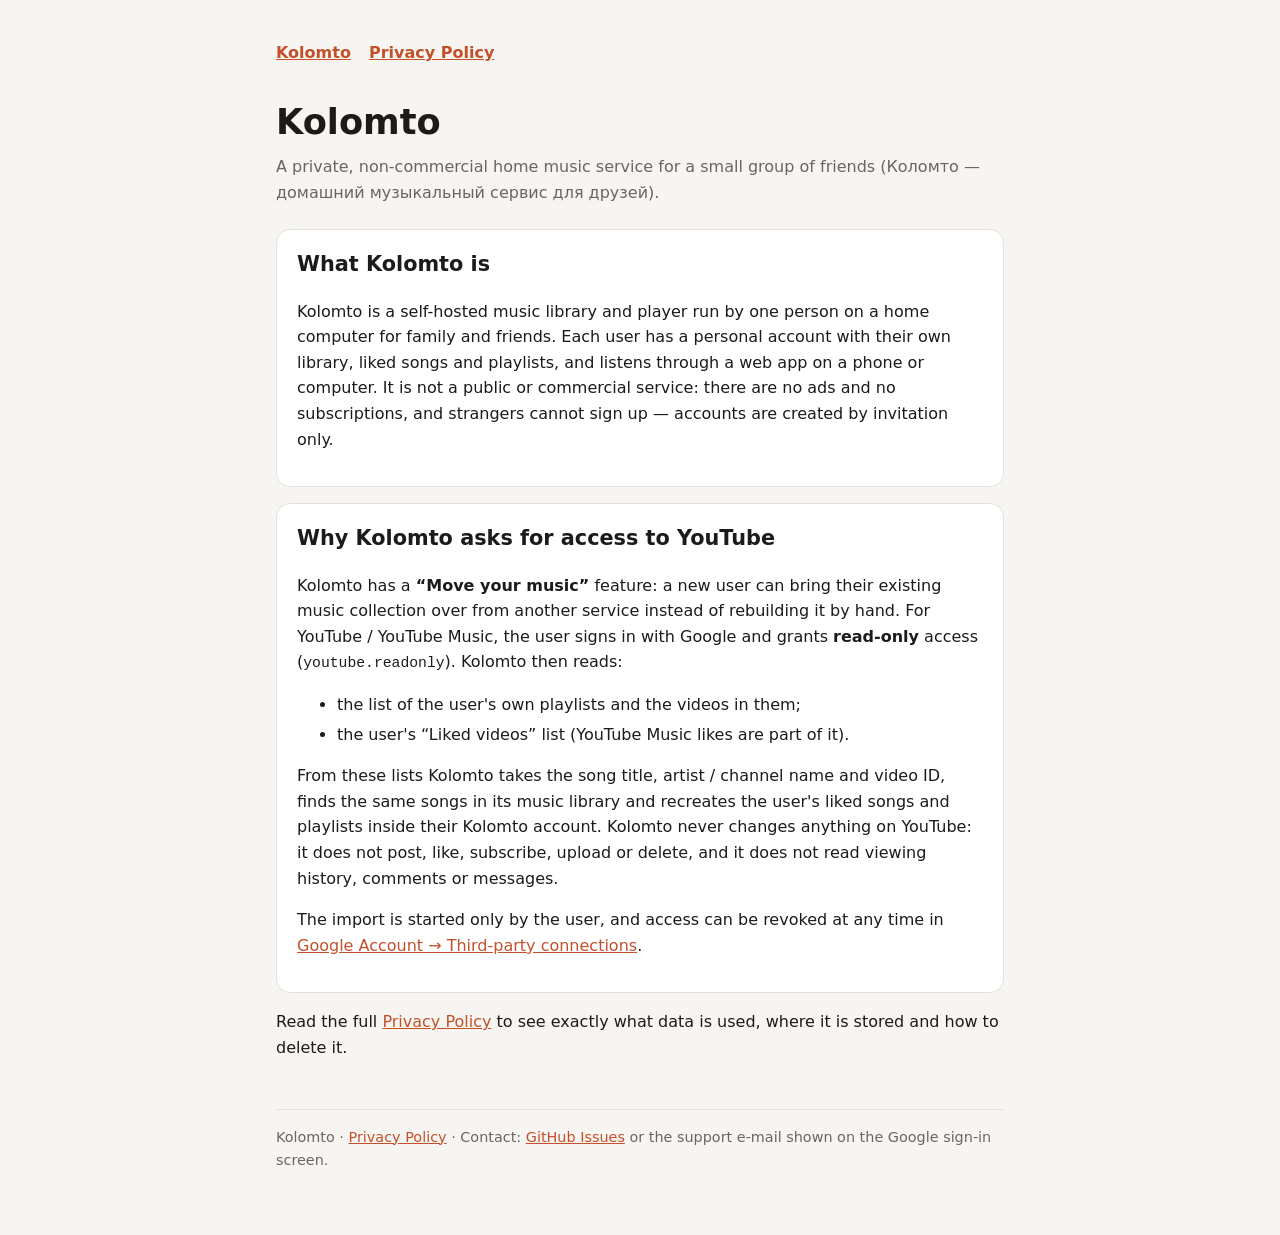
<file: index.html>
<!doctype html>
<html lang="en">
<head>
<meta charset="utf-8">
<meta name="viewport" content="width=device-width, initial-scale=1">
<title>Kolomto — private home music service</title>
<meta name="description" content="Kolomto is a private, non-commercial home music service for a small group of friends.">
<link rel="stylesheet" href="style.css">
</head>
<body>
<main>
<nav><a href="./">Kolomto</a><a href="privacy.html">Privacy Policy</a></nav>
<h1>Kolomto</h1>
<p class="sub">A private, non-commercial home music service for a small group of friends (Коломто — домашний музыкальный сервис для друзей).</p>

<div class="card">
<h2 style="margin-top:0">What Kolomto is</h2>
<p>Kolomto is a self-hosted music library and player run by one person on a home computer for family and friends. Each user has a personal account with their own library, liked songs and playlists, and listens through a web app on a phone or computer. It is not a public or commercial service: there are no ads and no subscriptions, and strangers cannot sign up — accounts are created by invitation only.</p>
</div>

<div class="card">
<h2 style="margin-top:0">Why Kolomto asks for access to YouTube</h2>
<p>Kolomto has a <b>“Move your music”</b> feature: a new user can bring their existing music collection over from another service instead of rebuilding it by hand. For YouTube / YouTube Music, the user signs in with Google and grants <b>read-only</b> access (<code>youtube.readonly</code>). Kolomto then reads:</p>
<ul>
<li>the list of the user's own playlists and the videos in them;</li>
<li>the user's “Liked videos” list (YouTube Music likes are part of it).</li>
</ul>
<p>From these lists Kolomto takes the song title, artist / channel name and video ID, finds the same songs in its music library and recreates the user's liked songs and playlists inside their Kolomto account. Kolomto never changes anything on YouTube: it does not post, like, subscribe, upload or delete, and it does not read viewing history, comments or messages.</p>
<p>The import is started only by the user, and access can be revoked at any time in <a href="https://myaccount.google.com/permissions">Google Account → Third-party connections</a>.</p>
</div>

<p>Read the full <a href="privacy.html">Privacy Policy</a> to see exactly what data is used, where it is stored and how to delete it.</p>

<footer>
Kolomto · <a href="privacy.html">Privacy Policy</a> · Contact: <a href="https://github.com/danciksaparbekov-arch/danciksaparbekov-arch.github.io/issues">GitHub Issues</a> or the support e-mail shown on the Google sign-in screen.
</footer>
</main>
</body>
</html>
</file>
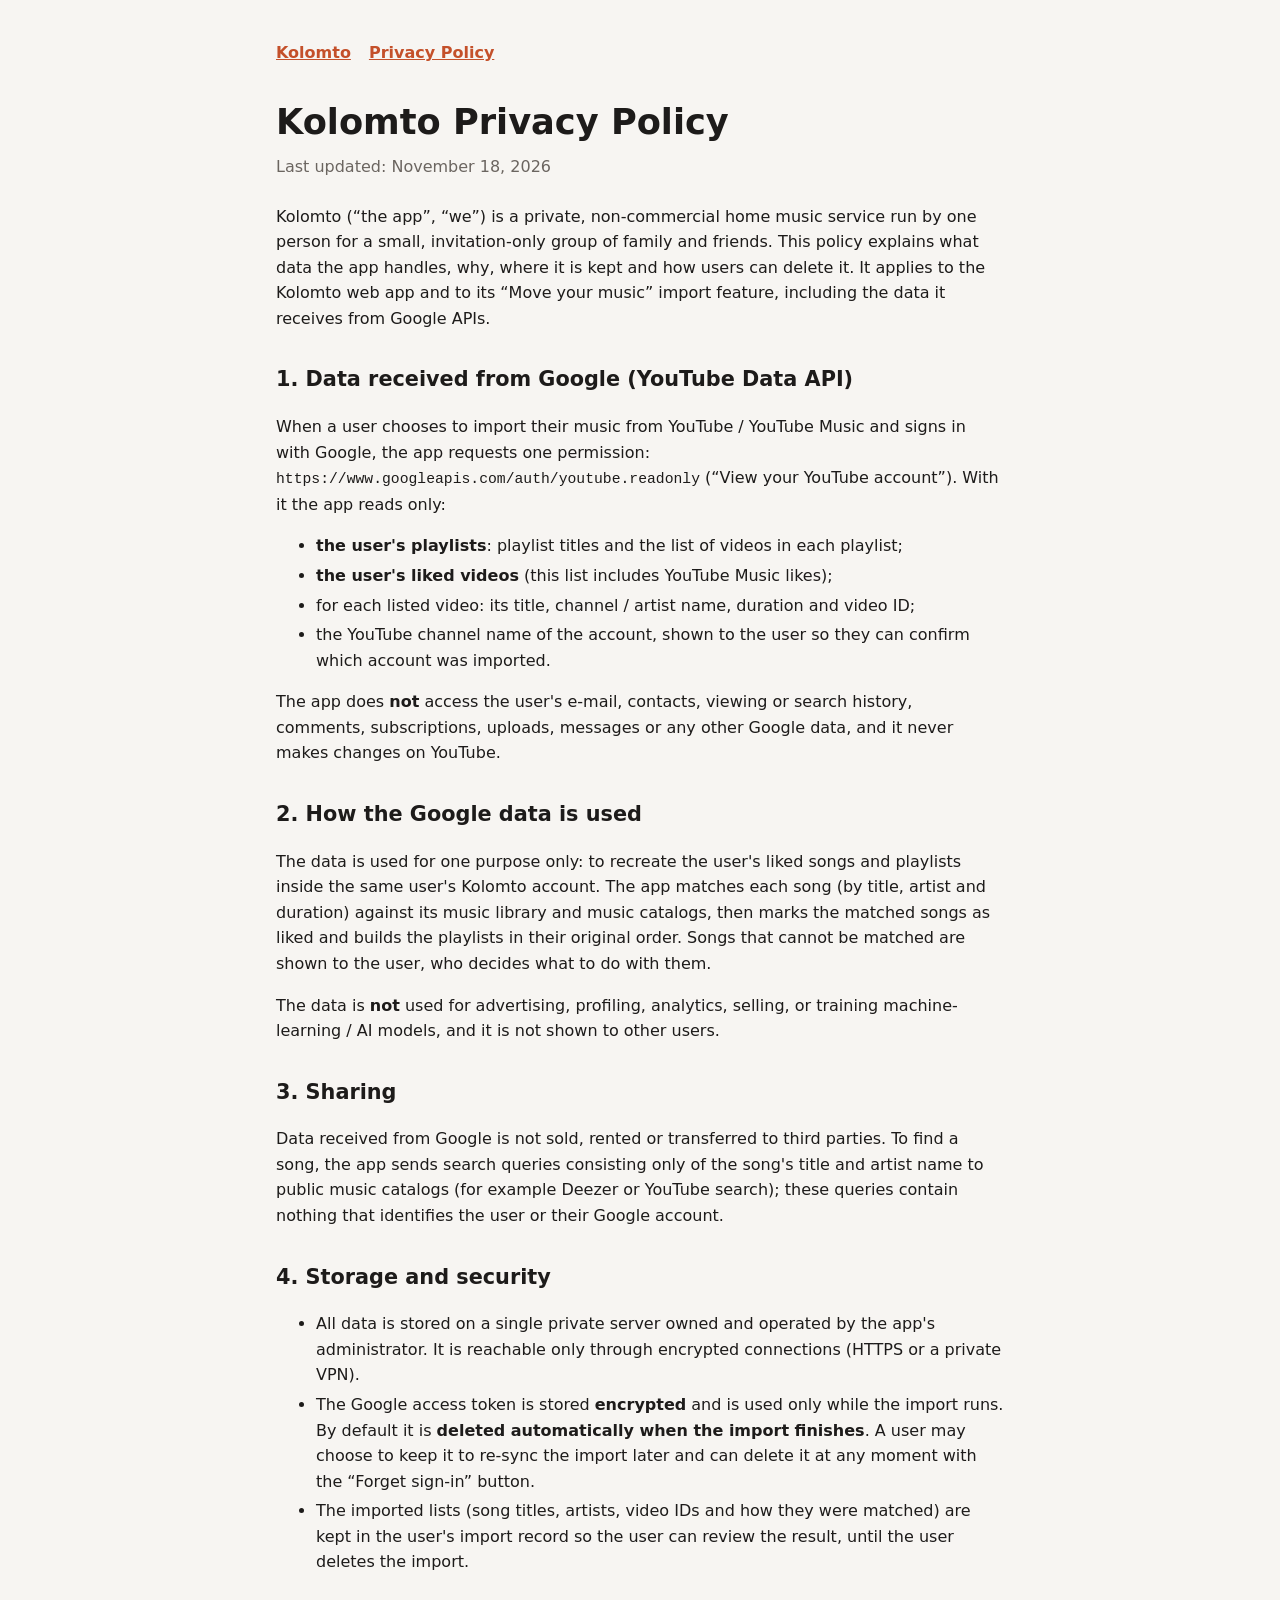
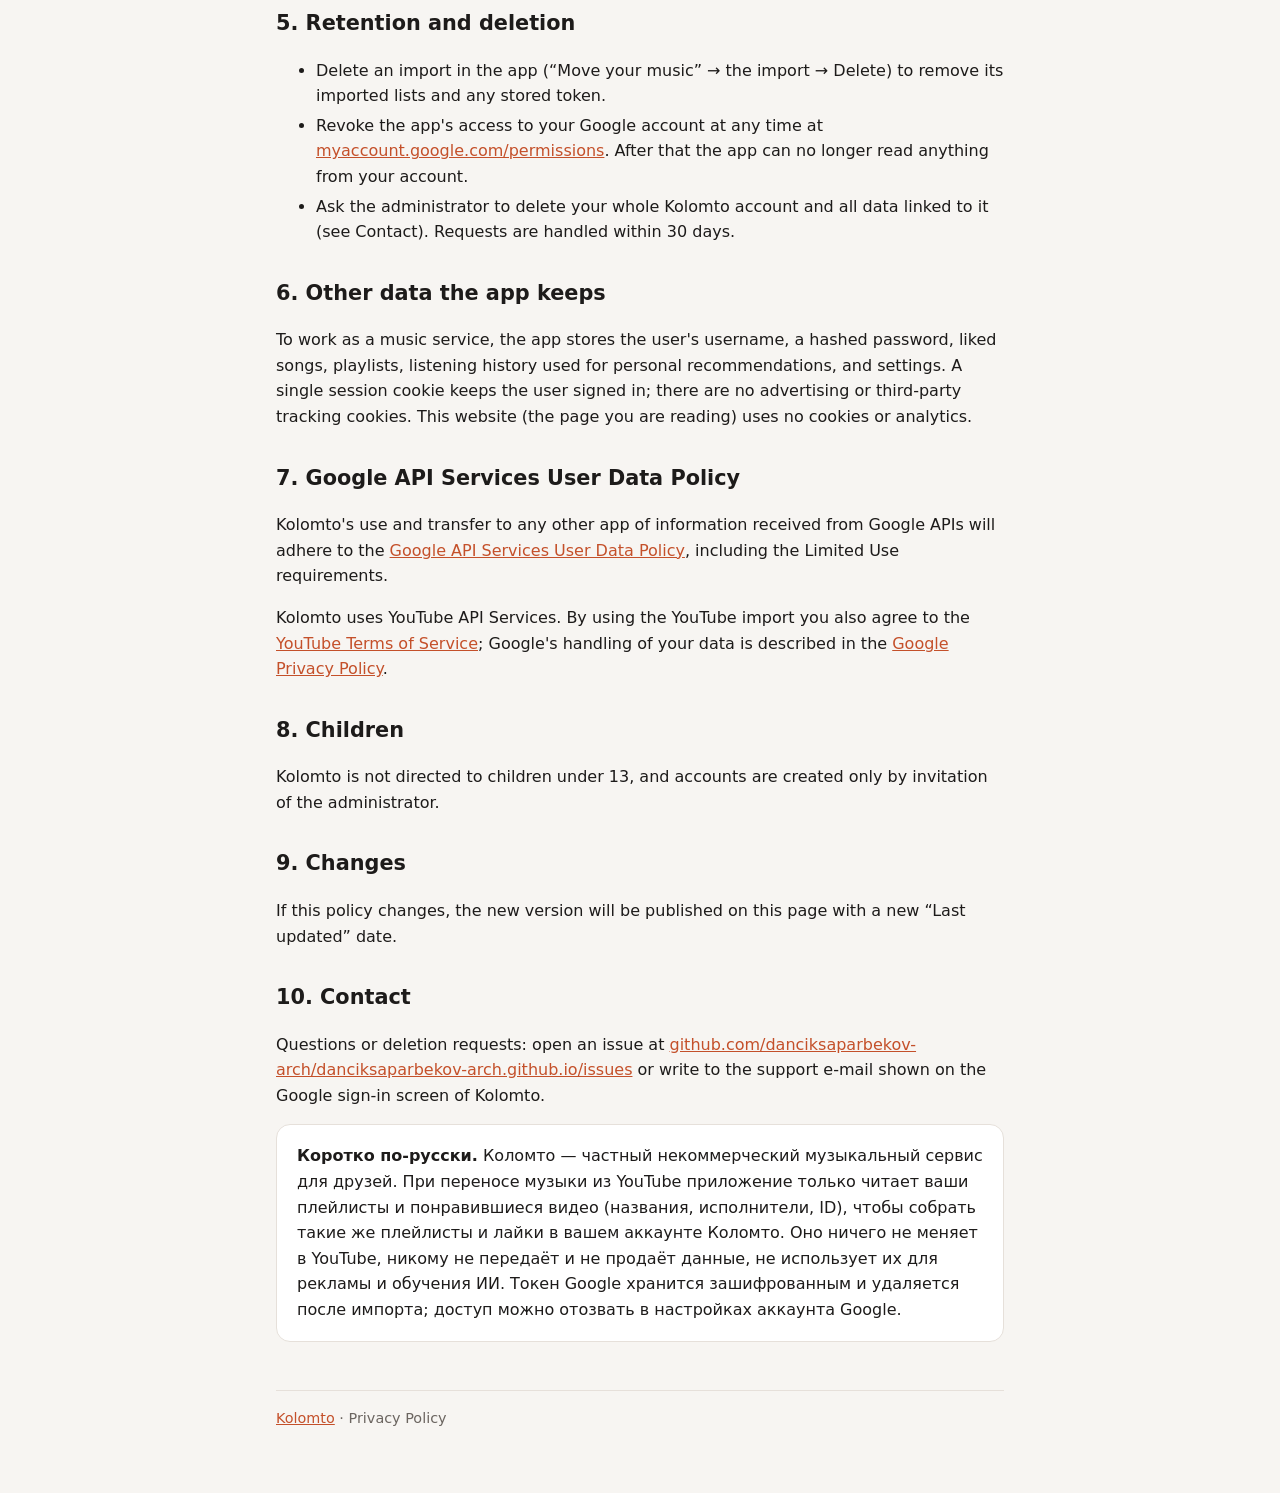
<file: privacy.html>
<!doctype html>
<html lang="en">
<head>
<meta charset="utf-8">
<meta name="viewport" content="width=device-width, initial-scale=1">
<title>Kolomto — Privacy Policy</title>
<meta name="description" content="How Kolomto collects, uses, stores and deletes data, including data received from Google APIs (YouTube Data API).">
<link rel="stylesheet" href="style.css">
</head>
<body>
<main>
<nav><a href="./">Kolomto</a><a href="privacy.html">Privacy Policy</a></nav>
<h1>Kolomto Privacy Policy</h1>
<p class="sub">Last updated: November 18, 2026</p>

<p>Kolomto (“the app”, “we”) is a private, non-commercial home music service run by one person for a small, invitation-only group of family and friends. This policy explains what data the app handles, why, where it is kept and how users can delete it. It applies to the Kolomto web app and to its “Move your music” import feature, including the data it receives from Google APIs.</p>

<h2>1. Data received from Google (YouTube Data API)</h2>
<p>When a user chooses to import their music from YouTube / YouTube Music and signs in with Google, the app requests one permission: <code>https://www.googleapis.com/auth/youtube.readonly</code> (“View your YouTube account”). With it the app reads only:</p>
<ul>
<li><b>the user's playlists</b>: playlist titles and the list of videos in each playlist;</li>
<li><b>the user's liked videos</b> (this list includes YouTube Music likes);</li>
<li>for each listed video: its title, channel / artist name, duration and video ID;</li>
<li>the YouTube channel name of the account, shown to the user so they can confirm which account was imported.</li>
</ul>
<p>The app does <b>not</b> access the user's e-mail, contacts, viewing or search history, comments, subscriptions, uploads, messages or any other Google data, and it never makes changes on YouTube.</p>

<h2>2. How the Google data is used</h2>
<p>The data is used for one purpose only: to recreate the user's liked songs and playlists inside the same user's Kolomto account. The app matches each song (by title, artist and duration) against its music library and music catalogs, then marks the matched songs as liked and builds the playlists in their original order. Songs that cannot be matched are shown to the user, who decides what to do with them.</p>
<p>The data is <b>not</b> used for advertising, profiling, analytics, selling, or training machine-learning / AI models, and it is not shown to other users.</p>

<h2>3. Sharing</h2>
<p>Data received from Google is not sold, rented or transferred to third parties. To find a song, the app sends search queries consisting only of the song's title and artist name to public music catalogs (for example Deezer or YouTube search); these queries contain nothing that identifies the user or their Google account.</p>

<h2>4. Storage and security</h2>
<ul>
<li>All data is stored on a single private server owned and operated by the app's administrator. It is reachable only through encrypted connections (HTTPS or a private VPN).</li>
<li>The Google access token is stored <b>encrypted</b> and is used only while the import runs. By default it is <b>deleted automatically when the import finishes</b>. A user may choose to keep it to re-sync the import later and can delete it at any moment with the “Forget sign-in” button.</li>
<li>The imported lists (song titles, artists, video IDs and how they were matched) are kept in the user's import record so the user can review the result, until the user deletes the import.</li>
</ul>

<h2>5. Retention and deletion</h2>
<ul>
<li>Delete an import in the app (“Move your music” → the import → Delete) to remove its imported lists and any stored token.</li>
<li>Revoke the app's access to your Google account at any time at <a href="https://myaccount.google.com/permissions">myaccount.google.com/permissions</a>. After that the app can no longer read anything from your account.</li>
<li>Ask the administrator to delete your whole Kolomto account and all data linked to it (see Contact). Requests are handled within 30 days.</li>
</ul>

<h2>6. Other data the app keeps</h2>
<p>To work as a music service, the app stores the user's username, a hashed password, liked songs, playlists, listening history used for personal recommendations, and settings. A single session cookie keeps the user signed in; there are no advertising or third-party tracking cookies. This website (the page you are reading) uses no cookies or analytics.</p>

<h2>7. Google API Services User Data Policy</h2>
<p>Kolomto's use and transfer to any other app of information received from Google APIs will adhere to the <a href="https://developers.google.com/terms/api-services-user-data-policy">Google API Services User Data Policy</a>, including the Limited Use requirements.</p>
<p>Kolomto uses YouTube API Services. By using the YouTube import you also agree to the <a href="https://www.youtube.com/t/terms">YouTube Terms of Service</a>; Google's handling of your data is described in the <a href="https://policies.google.com/privacy">Google Privacy Policy</a>.</p>

<h2>8. Children</h2>
<p>Kolomto is not directed to children under 13, and accounts are created only by invitation of the administrator.</p>

<h2>9. Changes</h2>
<p>If this policy changes, the new version will be published on this page with a new “Last updated” date.</p>

<h2>10. Contact</h2>
<p>Questions or deletion requests: open an issue at <a href="https://github.com/danciksaparbekov-arch/danciksaparbekov-arch.github.io/issues">github.com/danciksaparbekov-arch/danciksaparbekov-arch.github.io/issues</a> or write to the support e-mail shown on the Google sign-in screen of Kolomto.</p>

<div class="card">
<b>Коротко по-русски.</b> Коломто — частный некоммерческий музыкальный сервис для друзей. При переносе музыки из YouTube приложение только читает ваши плейлисты и понравившиеся видео (названия, исполнители, ID), чтобы собрать такие же плейлисты и лайки в вашем аккаунте Коломто. Оно ничего не меняет в YouTube, никому не передаёт и не продаёт данные, не использует их для рекламы и обучения ИИ. Токен Google хранится зашифрованным и удаляется после импорта; доступ можно отозвать в настройках аккаунта Google.
</div>

<footer>
<a href="./">Kolomto</a> · Privacy Policy
</footer>
</main>
</body>
</html>
</file>
<file: style.css>
:root { --bg:#f7f5f2; --fg:#1d1b1a; --dim:#6b6560; --accent:#c4502a; --card:#fff; --line:#e6e0da; }
@media (prefers-color-scheme: dark) { :root { --bg:#141416; --fg:#ecebe8; --dim:#a19c96; --accent:#ee7a52; --card:#1d1d20; --line:#2c2c30; } }
* { box-sizing: border-box; }
body { margin:0; background:var(--bg); color:var(--fg); font:16px/1.6 system-ui,-apple-system,"Segoe UI",Roboto,sans-serif; }
main { max-width:760px; margin:0 auto; padding:40px 16px 64px; }
h1 { font-size:2.2rem; margin:0 0 4px; } h2 { margin-top:2rem; font-size:1.3rem; }
.sub { color:var(--dim); margin:0 0 24px; }
.card { background:var(--card); border:1px solid var(--line); border-radius:14px; padding:18px 20px; margin:16px 0; }
a { color:var(--accent); } nav { display:flex; gap:18px; margin-bottom:28px; font-weight:600; }
footer { margin-top:48px; padding-top:16px; border-top:1px solid var(--line); color:var(--dim); font-size:.9rem; }
li { margin:4px 0; } code { font-size:.92em; }
</file>
